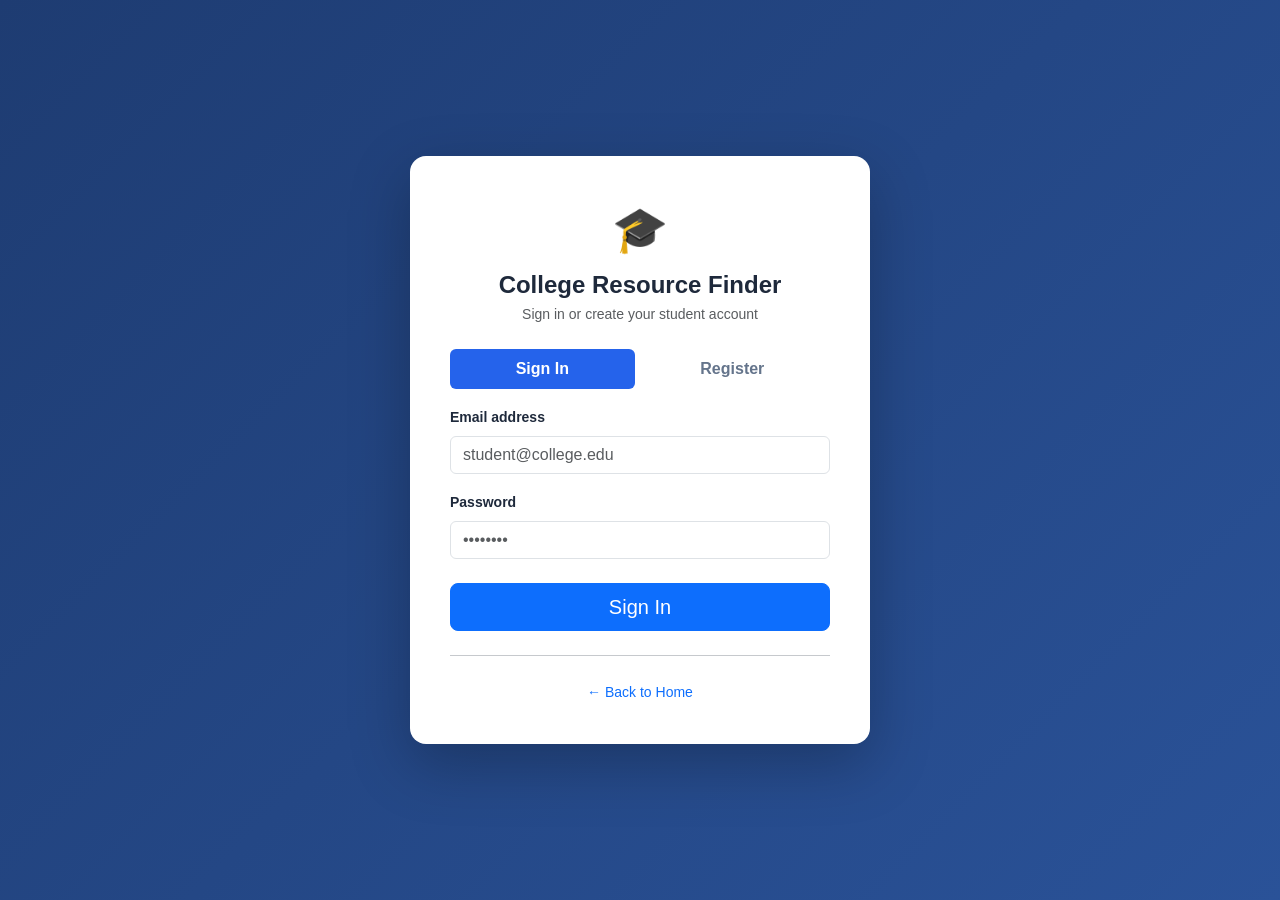
<file: frontend/login.html>
<!DOCTYPE html>
<html lang="en">
<head>
    <meta charset="UTF-8">
    <meta name="viewport" content="width=device-width, initial-scale=1.0">
    <title>Sign In & Register — AI-Based College Resource Finder</title>
    <link href="https://cdn.jsdelivr.net/npm/bootstrap@5.3.3/dist/css/bootstrap.min.css"
          rel="stylesheet"
          integrity="sha384-QWTKZyjpPEjISv5WaRU9OFeRpok6YcnS/NPWKapLI5e0A5eLmVkLf0jm0RMEZ9z"
          crossorigin="anonymous">
    <link rel="stylesheet" href="css/style.css">
    <style>
        .auth-container {
            min-height: 100vh;
            display: flex;
            align-items: center;
            justify-content: center;
            padding: 2rem 1rem;
            background: linear-gradient(135deg, #1e3c72 0%, #2a5298 100%);
        }
        .auth-card {
            background: #ffffff;
            border-radius: 16px;
            box-shadow: 0 20px 60px rgba(0, 0, 0, 0.25);
            width: 100%;
            max-width: 460px;
            padding: 2.5rem;
        }
        .nav-pills .nav-link {
            font-weight: 600;
            color: #64748b;
        }
        .nav-pills .nav-link.active {
            background-color: #2563eb;
            color: #ffffff;
        }
    </style>
</head>
<body>
    <div class="auth-container">
        <div class="auth-card">
            <div class="text-center mb-4">
                <div style="font-size: 2.8rem;">🎓</div>
                <h4 class="fw-bold mt-2 mb-1">College Resource Finder</h4>
                <p class="text-muted small">Sign in or create your student account</p>
            </div>

            <ul class="nav nav-pills nav-fill mb-3" id="authTabs" role="tablist">
                <li class="nav-item" role="presentation">
                    <button class="nav-link active" id="login-tab" data-bs-toggle="pill" data-bs-target="#tab-login" type="button" role="tab">Sign In</button>
                </li>
                <li class="nav-item" role="presentation">
                    <button class="nav-link" id="register-tab" data-bs-toggle="pill" data-bs-target="#tab-register" type="button" role="tab">Register</button>
                </li>
            </ul>

            <div id="alertBox" class="alert d-none py-2 small" role="alert"></div>

            <div class="tab-content" id="authTabsContent">
                <!-- Login Tab -->
                <div class="tab-pane fade show active" id="tab-login" role="tabpanel">
                    <form id="loginForm" novalidate>
                        <div class="mb-3">
                            <label for="loginEmail" class="form-label small fw-semibold">Email address</label>
                            <input type="email" class="form-control" id="loginEmail" placeholder="student@college.edu" required autocomplete="email">
                        </div>
                        <div class="mb-3">
                            <label for="loginPassword" class="form-label small fw-semibold">Password</label>
                            <input type="password" class="form-control" id="loginPassword" placeholder="••••••••" required autocomplete="current-password">
                        </div>
                        <div class="d-grid mt-4">
                            <button type="submit" class="btn btn-primary btn-lg" id="btnLogin">Sign In</button>
                        </div>
                    </form>
                </div>

                <!-- Registration Tab (Role is strictly locked to Student) -->
                <div class="tab-pane fade" id="tab-register" role="tabpanel">
                    <form id="registerForm" novalidate>
                        <div class="mb-3">
                            <label for="regName" class="form-label small fw-semibold">Full Name</label>
                            <input type="text" class="form-control" id="regName" placeholder="e.g. Vinush S" required>
                        </div>
                        <div class="mb-3">
                            <label for="regEmail" class="form-label small fw-semibold">Email address</label>
                            <input type="email" class="form-control" id="regEmail" placeholder="yourname@college.edu" required autocomplete="email">
                        </div>
                        <div class="mb-3">
                            <label for="regPassword" class="form-label small fw-semibold">Password (min 8 characters)</label>
                            <input type="password" class="form-control" id="regPassword" placeholder="••••••••" minlength="8" required autocomplete="new-password">
                        </div>
                        <div class="mb-3">
                            <label class="form-label small fw-semibold">Account Role</label>
                            <input type="text" class="form-control bg-light" value="Student (Default)" readonly disabled>
                            <div class="form-text small">Public registration is assigned the Student role. Faculty and Admin roles are granted by administrators.</div>
                        </div>
                        <div class="d-grid mt-4">
                            <button type="submit" class="btn btn-success btn-lg" id="btnRegister">Create Account</button>
                        </div>
                    </form>
                </div>
            </div>

            <hr class="my-4">
            <div class="text-center">
                <a href="/" class="text-decoration-none small">← Back to Home</a>
            </div>
        </div>
    </div>

    <script src="https://cdn.jsdelivr.net/npm/bootstrap@5.3.3/dist/js/bootstrap.bundle.min.js"
            integrity="sha384-YvpcrYf0tY3lHB60NNkmXc5s9fDVZLESaAA55NDzOxhy9GkcIdslK1eN7N6jIeHz"
            crossorigin="anonymous"></script>
    <script>
        function showAlert(type, message) {
            const alertBox = document.getElementById('alertBox');
            alertBox.className = `alert alert-${type} py-2 small`;
            alertBox.textContent = message;
            alertBox.classList.remove('d-none');
        }

        // Handle Login
        document.getElementById('loginForm').addEventListener('submit', async function(e) {
            e.preventDefault();
            const email = document.getElementById('loginEmail').value.trim();
            const password = document.getElementById('loginPassword').value;
            const btn = document.getElementById('btnLogin');

            if (!email || !password) {
                showAlert('danger', 'Please enter both email and password.');
                return;
            }

            btn.disabled = true;
            btn.textContent = 'Signing in...';

            try {
                const res = await fetch('/api/v1/auth/login', {
                    method: 'POST',
                    headers: { 'Content-Type': 'application/json' },
                    body: JSON.stringify({ email, password }),
                    credentials: 'include'
                });
                const json = await res.json();
                if (res.ok && json.success) {
                    showAlert('success', 'Login successful! Redirecting...');
                    setTimeout(() => window.location.href = '/', 1000);
                } else {
                    showAlert('danger', json.message || json.error || 'Invalid credentials. Please try again.');
                }
            } catch (err) {
                showAlert('danger', 'Network error. Please ensure backend is running.');
            } finally {
                btn.disabled = false;
                btn.textContent = 'Sign In';
            }
        });

        // Handle Registration
        document.getElementById('registerForm').addEventListener('submit', async function(e) {
            e.preventDefault();
            const name = document.getElementById('regName').value.trim();
            const email = document.getElementById('regEmail').value.trim();
            const password = document.getElementById('regPassword').value;
            const btn = document.getElementById('btnRegister');

            if (!name || !email || !password) {
                showAlert('danger', 'All registration fields are required.');
                return;
            }

            btn.disabled = true;
            btn.textContent = 'Creating account...';

            try {
                const res = await fetch('/api/v1/auth/register', {
                    method: 'POST',
                    headers: { 'Content-Type': 'application/json' },
                    body: JSON.stringify({ name, email, password }),
                    credentials: 'include'
                });
                const json = await res.json();
                if (res.ok && json.success) {
                    showAlert('success', 'Registration successful! You may now sign in.');
                    document.getElementById('login-tab').click();
                    document.getElementById('loginEmail').value = email;
                } else {
                    showAlert('danger', json.message || json.error || 'Registration failed.');
                }
            } catch (err) {
                showAlert('danger', 'Network error. Please try again.');
            } finally {
                btn.disabled = false;
                btn.textContent = 'Create Account';
            }
        });
    </script>
</body>
</html>
</file>
<file: frontend/css/style.css>
/* ==============================================================================
   AI-Based College Resource Finder — Core Foundation Stylesheet
   ============================================================================== */

:root {
    --primary-gradient: linear-gradient(135deg, #1e3c72 0%, #2a5298 100%);
    --card-shadow: 0 10px 30px rgba(0, 0, 0, 0.08);
    --hover-shadow: 0 15px 35px rgba(0, 0, 0, 0.12);
    --border-radius-sm: 8px;
    --border-radius-lg: 16px;
}

body {
    font-family: -apple-system, BlinkMacSystemFont, "Segoe UI", Roboto, "Helvetica Neue", Arial, sans-serif;
    background-color: #f8fafc;
    color: #1e293b;
    min-height: 100vh;
    display: flex;
    flex-direction: column;
}

.navbar {
    background: #0f172a !important;
    box-shadow: 0 4px 20px rgba(0, 0, 0, 0.15);
}

.navbar-brand {
    font-weight: 700;
    letter-spacing: -0.02em;
    color: #f8fafc !important;
}

.hero-banner {
    background: var(--primary-gradient);
    color: #ffffff;
    padding: 4.5rem 0 3.5rem;
    position: relative;
    overflow: hidden;
}

.hero-banner::after {
    content: "";
    position: absolute;
    top: 0;
    right: 0;
    bottom: 0;
    left: 0;
    background: radial-gradient(circle at 80% 20%, rgba(255, 255, 255, 0.15) 0%, transparent 50%);
    pointer-events: none;
}

.badge-live {
    font-size: 0.85rem;
    padding: 0.4rem 0.8rem;
    border-radius: 20px;
    font-weight: 600;
    display: inline-flex;
    align-items: center;
    gap: 6px;
}

.pulse-dot {
    width: 8px;
    height: 8px;
    border-radius: 50%;
    background-color: currentColor;
    display: inline-block;
    animation: pulse 2s infinite ease-in-out;
}

@keyframes pulse {
    0%, 100% { opacity: 1; transform: scale(1); }
    50% { opacity: 0.4; transform: scale(0.85); }
}

.feature-card {
    background: #ffffff;
    border: 1px solid #e2e8f0;
    border-radius: var(--border-radius-lg);
    padding: 2rem;
    box-shadow: var(--card-shadow);
    transition: transform 0.25s ease, box-shadow 0.25s ease;
    height: 100%;
}

.feature-card:hover {
    transform: translateY(-4px);
    box-shadow: var(--hover-shadow);
}

.feature-icon {
    width: 50px;
    height: 50px;
    border-radius: var(--border-radius-sm);
    display: flex;
    align-items: center;
    justify-content: center;
    font-size: 1.5rem;
    margin-bottom: 1.25rem;
    background: #e0f2fe;
    color: #0284c7;
}

.status-box {
    background: #ffffff;
    border: 1px solid #e2e8f0;
    border-radius: var(--border-radius-lg);
    padding: 1.75rem;
    box-shadow: var(--card-shadow);
}

.terminal-window {
    background: #0f172a;
    color: #38bdf8;
    border-radius: var(--border-radius-sm);
    padding: 1.25rem;
    font-family: "Consolas", "Monaco", "Courier New", monospace;
    font-size: 0.875rem;
    overflow-x: auto;
}

footer {
    margin-top: auto;
    background: #0f172a;
    color: #94a3b8;
    padding: 2rem 0;
    border-top: 1px solid #1e293b;
}

footer a {
    color: #38bdf8;
    text-decoration: none;
}

footer a:hover {
    text-decoration: underline;
}
</file>
